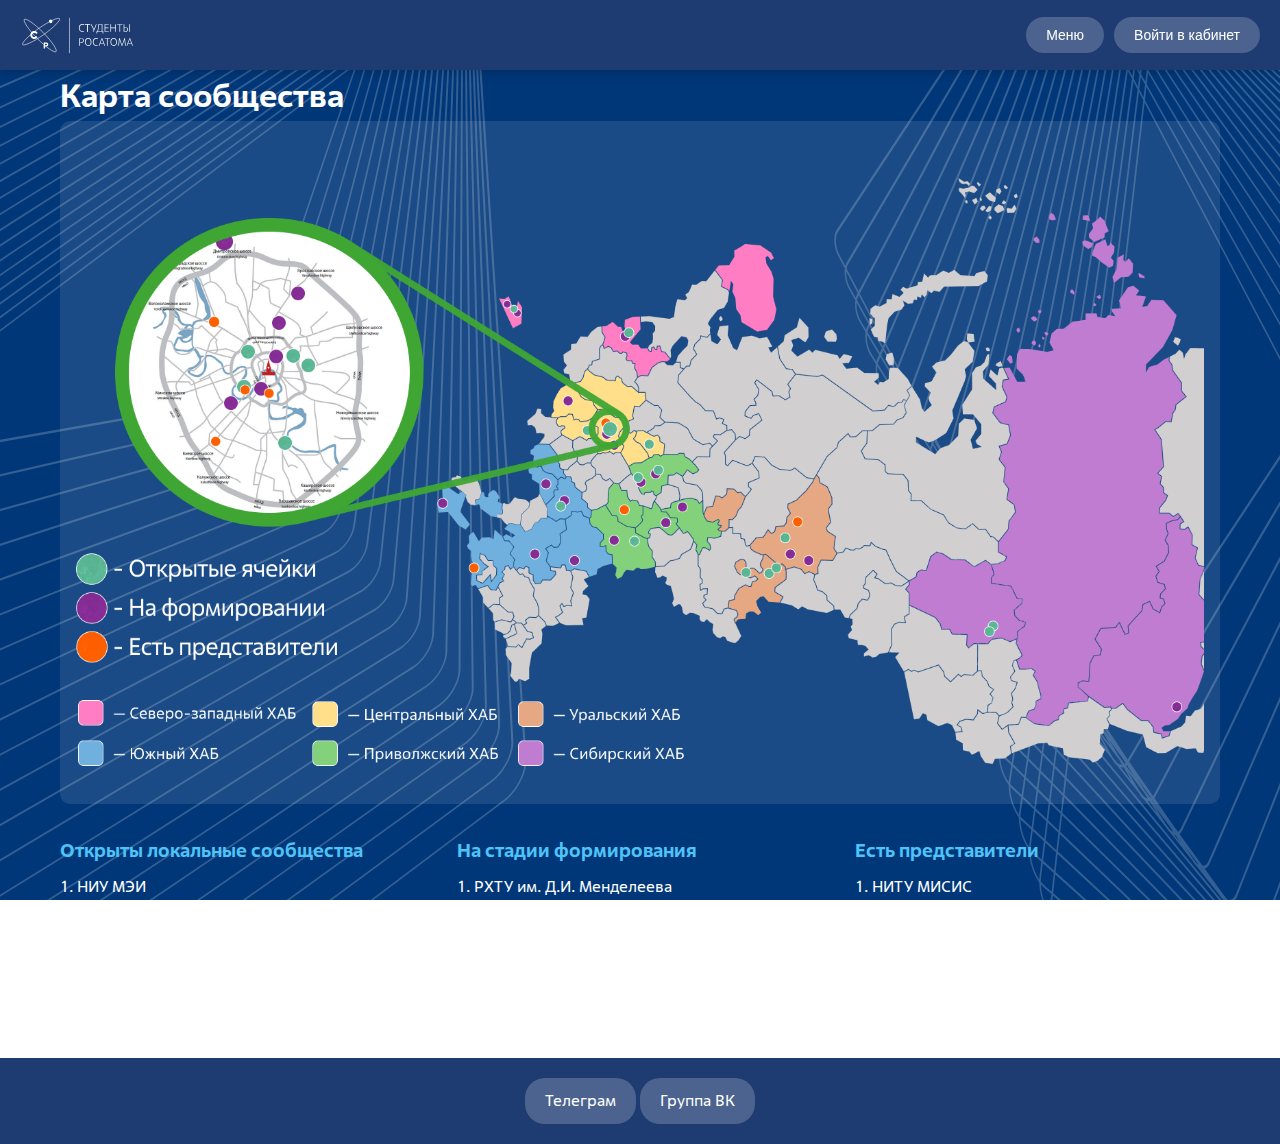
<file: community-map.html>
<!DOCTYPE html>
<html lang="ru">
<head>
    <meta charset="UTF-8">
    <meta name="viewport" content="width=device-width, initial-scale=1.0">
    <title>Карта сообщества | Студенты Росатома</title>
    <link rel="stylesheet" href="styles/styles.css">
    <link rel="stylesheet" href="styles/community-map.css">
    <link rel="icon" type="image/x-icon" href="assets/icon.png">
</head>
<body>
    <!-- Header with original structure -->
    <header class="header">
        <img class="logo_sr" src="assets/Студенты Росатома Горизонтальный Белый.svg" alt="Студенты Росатома">
        <div class="header-buttons">
            <button id="menuBtn">Меню</button>
            <button id="loginBtn">Войти в кабинет</button>
        </div>
    </header>

    <!-- Original menu structure -->
    <div id="menu" class="menu hidden">
        <div class="menu-content">
            <a href="index.html">Главная страница</a>
            <a href="directions.html">Направления деятельности</a>
            <a href="partners.html">Предприятия-партнёры</a>
            <a href="events.html">Наши мероприятия</a>
            <a href="community-map.html">Карта сообщества</a>
            <a href="about.html">Информация о нас</a>
        </div>
    </div>

    <!-- Original modal structure -->
    <div id="loginModal" class="modal hidden">
        <div class="modal-content">
            <span id="closeModal" class="close">×</span>
            <h2>Вход в кабинет</h2>
            <div class="login-form">
                <input type="text" placeholder="Логин" />
                <input type="password" placeholder="Пароль" />
                <button>Войти</button>
                <p>Нет аккаунта? <a href="#">Зарегистрироваться</a></p>
            </div>
        </div>
    </div>

    <!-- Основной контент страницы -->
    <main>
        <h1>Карта сообщества</h1>
        <div class="map-image">
            <img src="assets/community-map/Карта ВУЗов.png" alt="Карта ВУЗов">
        </div>
        <section class="map-lists">
            <div class="map-list">
                <h3>Открыты локальные сообщества</h3>
                <ul>
                    <li>1. НИУ МЭИ</li>
                    <li>2. НИЯУ МИФИ</li>
                    <li>3. ИГЭУ им. Ленина</li>
                    <li>4. МГТУ им. Н.Э. Баумана</li>
                    <li>5. Сеченовский университет</li>
                    <li>6. СПбПУ им. Петра Великого</li>
                    <li>7. НГТУ Р.Е. Алексеева</li>
                    <li>8. МГУ (г. Саров)</li>
                    <li>9. НИ ТПУ</li>
                    <li>10. СТИ НИЯУ МИФИ</li>
                    <li>11. ИАТЭ НИЯУ МИФИ</li>
                    <li>12. БИТИ НИЯУ МИФИ</li>
                    <li>13. ОТИ НИЯУ МИФИ</li>
                    <li>14. СФТИ НИЯУ МИФИ</li>
                    <li>15. ТТИ НИЯУ МИФИ</li>
                    <li>16. НВПИ НИЯУ МИФИ</li>
                </ul>
            </div>
            <div class="map-list">
                <h3>На стадии формирования</h3>
                <ul>
                    <li>1. РХТУ  им. Д.И. Менделеева</li>
                    <li>2. ННГУ им. Н.И. Лобачевского</li>
                    <li>3. СГТУ им. Ю.А. Гагарина</li>
                    <li>4. УрФУ им. Б.Н. Ельцина</li>
                    <li>5. СарФТИ НИЯУ МИФИ</li>
                    <li>6. ДИТИ НИЯУ МИФИ</li>
                    <li>7. УрТК НИЯУ МИФИ</li>
                    <li>8. ВИТИ НИЯУ МИФИ</li>
                    <li>9. МОПК НИЯУ МИФИ</li>
                    <li>10. СПбГТИ (ТУ)</li>
                    <li>11. СПбГУ</li>
                    <li>12. ВолгГТУ</li>
                    <li>13. СевГУ</li>
                    <li>14. МГСУ</li>
                    <li>15. КГЭУ</li>
                    <li>16. ВГУ г. Воронеж</li>
                    <li>17. МЭИ Смоленск</li>
                    <li>18. Финансовый университет</li>
                </ul>
            </div>
            <div class="map-list">
                <h3>Есть представители</h3>
                <ul>
                    <li>1. НИТУ МИСИС</li>
                    <li>2. МФТИ</li>
                    <li>3. МГУ</li>
                    <li>4. ЗТИ</li>
                    <li>5. НИУ ВШЭ</li>
                    <li>6. НТУ СИРИУС</li>
                    <li>7. ТИ НИЯУ МИФИ</li>
                    <li>8. НТИ НИЯУ МИФИ</li>
                </ul>
            </div>
        </section>
    </main>

    <!-- Footer with original structure -->
    <footer class="footer">
        <a href="https://t.me/rosatomstudent" class="footer-link social-btn">Телеграм</a>
        <a href="https://vk.com/rosatomstudent" class="footer-link social-btn">Группа ВК</a>
    </footer>

    <script src="script.js"></script>
</body>
</html>
</file>
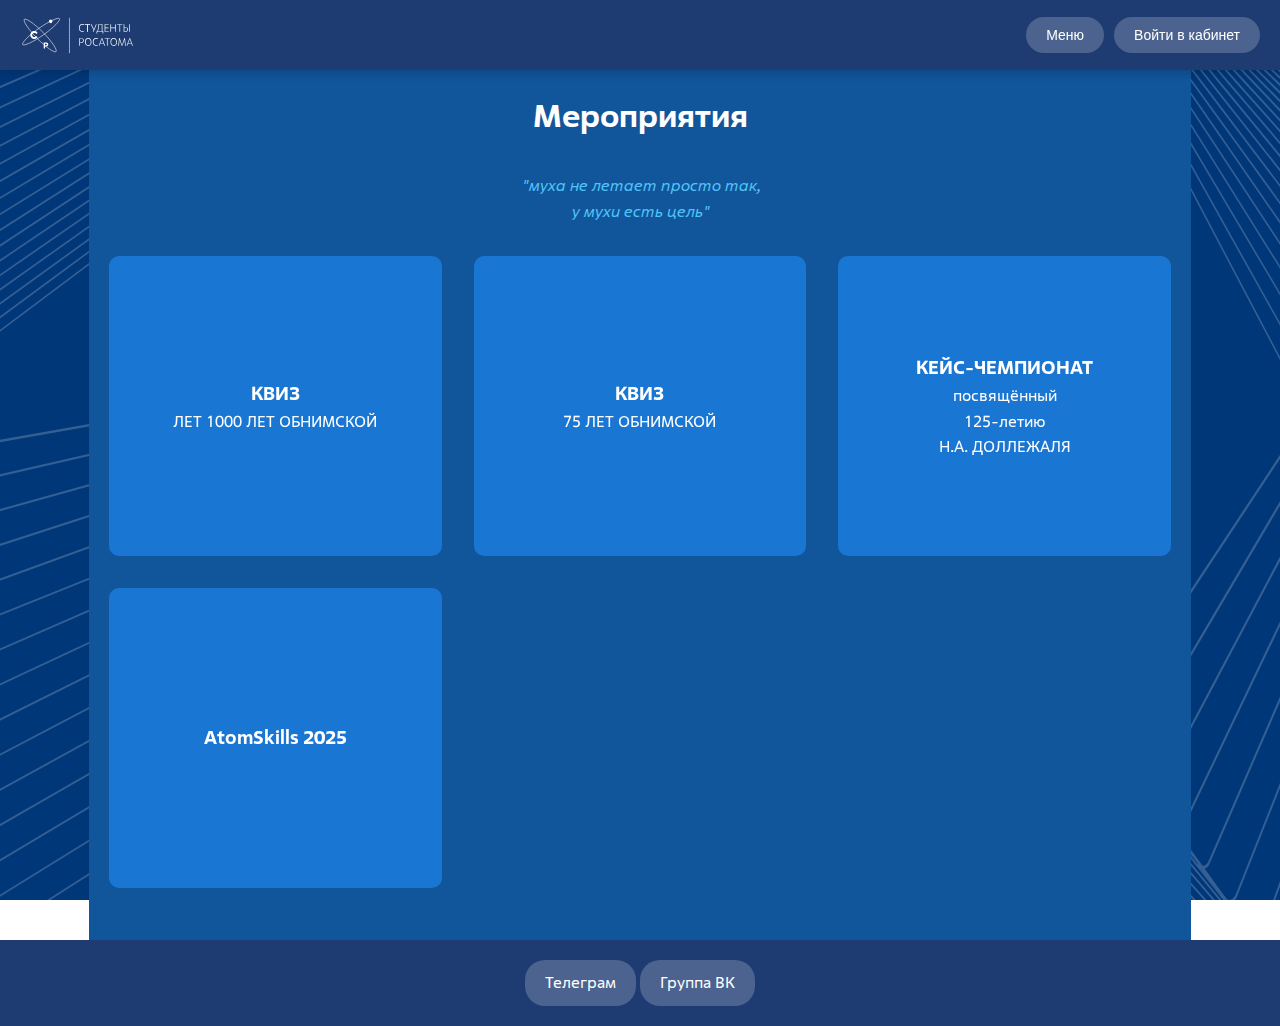
<file: events.html>
<!DOCTYPE html>
<html lang="ru">
<head>
    <meta charset="UTF-8">
    <meta name="viewport" content="width=device-width, initial-scale=1.0">
    <title>Наши мероприятия | Студенты Росатома</title>
    <link rel="stylesheet" href="styles/styles.css">
    <link rel="stylesheet" href="styles/events.css">
    <link rel="icon" type="image/x-icon" href="assets/icon.png">
</head>
<body>
    <!-- Header with original structure -->
    <header class="header">
        <img class="logo_sr" src="assets/Студенты Росатома Горизонтальный Белый.svg" alt="Студенты Росатома">
        <div class="header-buttons">
            <button id="menuBtn">Меню</button>
            <button id="loginBtn">Войти в кабинет</button>
        </div>
    </header>

    <!-- Original menu structure -->
    <div id="menu" class="menu hidden">
        <div class="menu-content">
            <a href="index.html">Главная страница</a>
            <a href="directions.html">Направления деятельности</a>
            <a href="partners.html">Предприятия-партнёры</a>
            <a href="events.html">Наши мероприятия</a>
            <a href="community-map.html">Карта сообщества</a>
            <a href="about.html">Информация о нас</a>
        </div>
    </div>

    <!-- Original modal structure -->
    <div id="loginModal" class="modal hidden">
        <div class="modal-content">
            <span id="closeModal" class="close">×</span>
            <h2>Вход в кабинет</h2>
            <div class="login-form">
                <input type="text" placeholder="Логин" />
                <input type="password" placeholder="Пароль" />
                <button>Войти</button>
            </div>
        </div>
    </div>

    <!-- Основной контент страницы -->
    <main class="events-main">
        <div class="main-content">
            <h1>Мероприятия</h1>
            
            <div class="events-quote">
                <p>"муха не летает просто так,</p>
                <p>у мухи есть цель"</p>
            </div>

            <div class="events-grid">
                <div class="event-card">
                    <div class="event-front">
                        <h3>КВИЗ</h3>
                        <p>ЛЕТ 1000 ЛЕТ ОБНИМСКОЙ</p>
                    </div>
                    <div class="event-back">
                        <h3>КВИЗ</h3>
                        <p>Подробная информация о мероприятии КВИЗ ЛЕТ 1000 ЛЕТ ОБНИМСКОЙ.</p>
                        <p>Дата: 15 мая 2025</p>
                        <p>Место: Онлайн</p>
                        <button class="register-btn">Зарегистрироваться</button>
                    </div>
                </div>

                <div class="event-card">
                    <div class="event-front">
                        <h3>КВИЗ</h3>
                        <p>75 ЛЕТ ОБНИМСКОЙ</p>
                    </div>
                    <div class="event-back">
                        <h3>КВИЗ</h3>
                        <p>Подробная информация о мероприятии КВИЗ 75 ЛЕТ ОБНИНСКОЙ АЭС</p>
                        <p>Дата: 15 мая 2024</p>
                        <p>Место: Онлайн</p>
                        <button class="register-btn">Зарегистрироваться</button>
                    </div>
                </div>

                <div class="event-card">
                    <div class="event-front">
                        <h3>КЕЙС-ЧЕМПИОНАТ</h3>
                        <p>посвящённый<br>125-летию<br>Н.А. ДОЛЛЕЖАЛЯ</p>
                    </div>
                    <div class="event-back">
                        <h3>КЕЙС-ЧЕМПИОНАТ</h3>
                        <p>Подробная информация о мейс-чемпионате, посвящённом 125-летию Н.А. Доллежаля.</p>
                        <p>Дата: 20 июня 2025</p>
                        <p>Место: Москва</p>
                        <button class="register-btn">Зарегистрироваться</button>
                    </div>
                </div>

                <div class="event-card">
                    <div class="event-front">
                        <h3>AtomSkills 2025</h3>
                    </div>
                    <div class="event-back">
                        <h3>AtomSkills 2025</h3>
                        <p>Покоряй новые вершины с Atomskills-2025!</p>
                        <p>Открылся набор на студенческий форум в рамках Atomskills-2025. Если ты студент опорного вуза и/или житель города присутствия Росатома, то скорее подавай заявку до 23.04!</p>
                        <div class="event-stats">
                            <span>46</span>
                            <span>10</span>
                            <span>912</span>
                        </div>
                        <button class="register-btn">Зарегистрироваться</button>
                    </div>
                </div>
            </div>
        </div>
    </main>

    <!-- Footer with original structure -->
    <footer class="footer">
        <a href="https://t.me/rosatomstudent" class="footer-link social-btn">Телеграм</a>
        <a href="https://vk.com/rosatomstudent" class="footer-link social-btn">Группа ВК</a>
    </footer>

    <script src="script.js"></script>
</body>
</html>
</file>
<file: styles/styles.css>
/* Шрифты Росатом */

@font-face {
	font-family: 'RosatomWeb';
	src: url('../fonts/Rosatom-Regular_W.eot');
	src:
	     url('../fonts/Rosatom-Regular_W.eot?#iefix') format('embedded-opentype'),
	     url('../fonts/Rosatom-Regular_W.woff2') format('woff2'),
	     url('../fonts/Rosatom-Regular_W.woff') format('woff'),
	     url('../fonts/Rosatom-Regular_W.ttf') format('truetype'),
	     url('../fonts/Rosatom-Regular_W.svg#RosatomWeb-Regular') format('svg');
	font-weight: normal;
	font-style: normal;
}

/* @font-face {
	font-family: 'RosatomWeb';
	src: url('../fonts/Rosatom-Light_W.eot');
	src:
	     url('../fonts/Rosatom-Light_W.eot?#iefix') format('embedded-opentype'),
	     url('../fonts/Rosatom-Light_W.woff2') format('woff2'),
	     url('../fonts/Rosatom-Light_W.woff') format('woff'),
	     url('../fonts/Rosatom-Light_W.ttf') format('truetype'),
	     url('../fonts/Rosatom-Light_W.svg#RosatomWeb-Light') format('svg');
	font-weight: thin;
	font-style: normal;
} */

@font-face {
	font-family: 'RosatomWeb';
	src: url('../fonts/Rosatom-Italic_W.eot');
	src:
	     url('../fonts/Rosatom-Italic_W.eot?#iefix') format('embedded-opentype'),
	     url('../fonts/Rosatom-Italic_W.woff2') format('woff2'),
	     url('../fonts/Rosatom-Italic_W.woff') format('woff'),
	     url('../fonts/Rosatom-Italic_W.ttf') format('truetype'),
	     url('../fonts/Rosatom-Italic_W.svg#RosatomWeb-Italic') format('svg');
	font-weight: normal;
	font-style: italic;
}

@font-face {
	font-family: 'RosatomWeb';
	src: url('../fonts/Rosatom-Bold_W.eot');
	src:
	     url('../fonts/Rosatom-Bold_W.eot?#iefix') format('embedded-opentype'),
	     url('../fonts/Rosatom-Bold_W.woff2') format('woff2'),
	     url('../fonts/Rosatom-Bold_W.woff') format('woff'),
	     url('../fonts/Rosatom-Bold_W.ttf') format('truetype'),
	     url('../fonts/Rosatom-Bold_W.svg#RosatomWeb-Bold') format('svg');
	font-weight: bold;
	font-style: normal;
}

/* Основные переменные цветов */
:root {
  --primary-bg: #003779;
  --secondary-bg: #11559B;
  --accent-color: #4fc3f7;
  --text-light: #ffffff;
  --text-dark: #333333;
  --card-bg: rgba(255, 255, 255, 0.9);
  --button-bg: #1976d2;
  --button-hover: #3275B6;
  --menu-bg: rgba(30, 60, 114, 0.95);
  --modal-bg: rgba(255, 255, 255, 0.95);
}

/* Базовые стили */
* {
  margin: 0;
  padding: 0;
  box-sizing: border-box;
}

body {
  background: linear-gradient(135deg, var(--primary-bg) 0%, var(--secondary-bg) 100%);
  color: var(--text-light);
  font-family: 'RosatomWeb', Arial, sans-serif;
  line-height: 1.6;
  min-height: 100vh;
  background-image: url('../assets/background-pattern.svg');
  background-size: cover;
  background-attachment: fixed;
  background-position: center;
}

/* Шапка */
.header {
  display: flex;
  justify-content: space-between;
  align-items: center;
  padding: 15px 20px;
  background: rgba(30, 60, 114);
  position: sticky;
  top: 0;
  z-index: 1000;
  box-shadow: 0 2px 10px rgba(0, 0, 0, 0.2);
}

.logo_sr {
  height: 40px;
}

.header-buttons {
  display: flex;
  gap: 10px;
}

.header-buttons button {
  background: rgba(255, 255, 255, 0.2);
  color: white;
  border: none;
  border-radius: 20px;
  padding: 10px 20px;
  cursor: pointer;
  font-size: 14px;
  transition: background 0.3s;
}

.header-buttons button:hover {
  background: rgba(255, 255, 255, 0.3);
}

/* Главное меню */
.menu {
  position: fixed;
  top: 0;
  left: 0;
  width: 100%;
  height: 100%;
  background: rgba(0, 0, 0, 0.7);
  display: none;
  justify-content: center;
  align-items: center;
  z-index: 1001;
}

.menu-content {
  background: var(--menu-bg);
  padding: 30px;
  border-radius: 10px;
  width: 90%;
  max-width: 400px;
  box-shadow: 0 5px 15px rgba(0, 0, 0, 0.3);
}

.menu-content a {
  color: var(--text-light);
  text-decoration: none;
  display: block;
  padding: 12px 0;
  font-size: 18px;
  transition: color 0.3s;
}

.menu-content a:hover {
  color: var(--accent-color);
}

/* Модальное окно */
.modal {
  position: fixed;
  top: 0;
  left: 0;
  width: 100%;
  height: 100%;
  background: rgba(0, 0, 0, 0.5);
  display: none;
  justify-content: center;
  align-items: center;
  z-index: 1001;
}

.modal-content {
  background: var(--modal-bg);
  color: var(--text-dark);
  padding: 25px;
  border-radius: 10px;
  width: 90%;
  max-width: 400px;
  box-shadow: 0 5px 15px rgba(0, 0, 0, 0.3);
  position: relative;
}

.close {
  position: absolute;
  top: 15px;
  right: 15px;
  font-size: 24px;
  cursor: pointer;
  color: var(--text-dark);
}

.login-form input {
  width: 100%;
  padding: 12px;
  margin: 8px 0;
  border: 1px solid #ddd;
  border-radius: 4px;
  font-size: 16px;
}

.login-form button {
  background: var(--button-bg);
  color: white;
  border: none;
  padding: 12px;
  width: 100%;
  border-radius: 4px;
  cursor: pointer;
  font-size: 16px;
  margin-top: 10px;
  transition: background 0.3s;
}

.login-form button:hover {
  background: var(--button-hover);
}

/* Основной контент */
main {
  max-width: 1200px;
  margin: 0 auto;
  padding: 0 20px;
}

.main-content {
  justify-self: center;
  align-self: center;
  width: 95%;
  background-color: var(--secondary-bg);
  padding: 20px;
}

/* Подвал */
.footer {
  background: rgba(30, 60, 114);
  padding: 20px;
  text-align: center;
}

.social-buttons {
  display: flex;
  justify-content: center;
  gap: 15px;
}

.social-btn {
  display: inline-block;
  background: rgba(255, 255, 255, 0.2);
  color: white;
  padding: 10px 20px;
  border-radius: 20px;
  text-decoration: none;
  transition: background 0.3s;
}

.social-btn:hover {
  background: rgba(255, 255, 255, 0.3);
}

/* Адаптивность */
@media (max-width: 768px) {
  .header {
    padding: 10px 15px;
  }
  
  .header-buttons button {
    padding: 8px 15px;
    font-size: 13px;
  }
  
  .menu-content {
    padding: 20px;
  }
  
  .modal-content {
    padding: 20px;
  }
}
</file>
<file: styles/community-map.css>
/* Стили для страницы с картой */
.map-image {
  flex: 2;
  background: rgba(255, 255, 255, 0.1);
  padding: 1rem;
  border-radius: 10px;
}

.map-image img {
  width: 100%;
  border-radius: 8px;
}

.map-lists {
  display: grid;
  grid-template-columns: repeat(auto-fill, minmax(300px, 1fr));
  gap: 2rem;
  margin: 2rem 0;
}

.map-list {
  position: relative;
  max-height: 200px; /* Фиксированная высота контейнера */
  overflow: hidden; /* Скрываем всё, что не помещается */
}

.map-list-link {
  color: var(--text-light);
  text-decoration: none;
  transition: color 0.3s;
}

.map-list h3 {
  color: var(--accent-color);
}

.map-list ul {
  list-style: none;
  padding: 0;
  margin: 0;
  max-height: 160px; /* Высота для 5 пунктов (примерно) */
  overflow-y: auto; /* Включаем вертикальную прокрутку */
  scroll-behavior: smooth; /* Плавная прокрутка */
  /* Стилизация скроллбара */
  scrollbar-width: thin;
  scrollbar-color: #4fc3f7 rgba(255, 255, 255, 0.1);
}

/* Стилизация скроллбара для WebKit */
.map-list ul::-webkit-scrollbar {
  width: 6px;
}
.map-list ul::-webkit-scrollbar-track {
  background: rgba(255, 255, 255, 0.1);
}
.map-list ul::-webkit-scrollbar-thumb {
  background-color: #4fc3f7;
  border-radius: 3px;
}

.map-list li {
  padding: 8px 0;
  border-bottom: 1px solid rgba(255, 255, 255, 0.1);
}
</file>
<file: styles/events.css>
/* Стили для страницы мероприятий */
.events-main {
  text-align: center;
}

.events-quote {
  font-style: italic;
  margin: 2rem 0;
  color: var(--accent-color);
}

.events-grid {
  display: grid;
  grid-template-columns: repeat(auto-fill, minmax(300px, 1fr));
  gap: 2rem;
  margin: 2rem 0;
}

.event-card {
  position: relative;
  height: 300px;
  perspective: 1000px;
  cursor: pointer;
  border-radius: 10px;
  overflow: hidden;
}

.event-front, .event-back {
  position: absolute;
  width: 100%;
  height: 100%;
  backface-visibility: hidden;
  display: flex;
  flex-direction: column;
  justify-content: center;
  align-items: center;
  padding: 1.5rem;
  transition: transform 0.6s;
}

.event-front {
  background: var(--button-bg);
  color: white;
}

.event-back {
  background: var(--card-bg);
  color: var(--text-dark);
  transform: rotateY(180deg);
}

.event-card.active .event-front {
  transform: rotateY(180deg);
}

.event-card.active .event-back {
  transform: rotateY(360deg);
}
</file>
